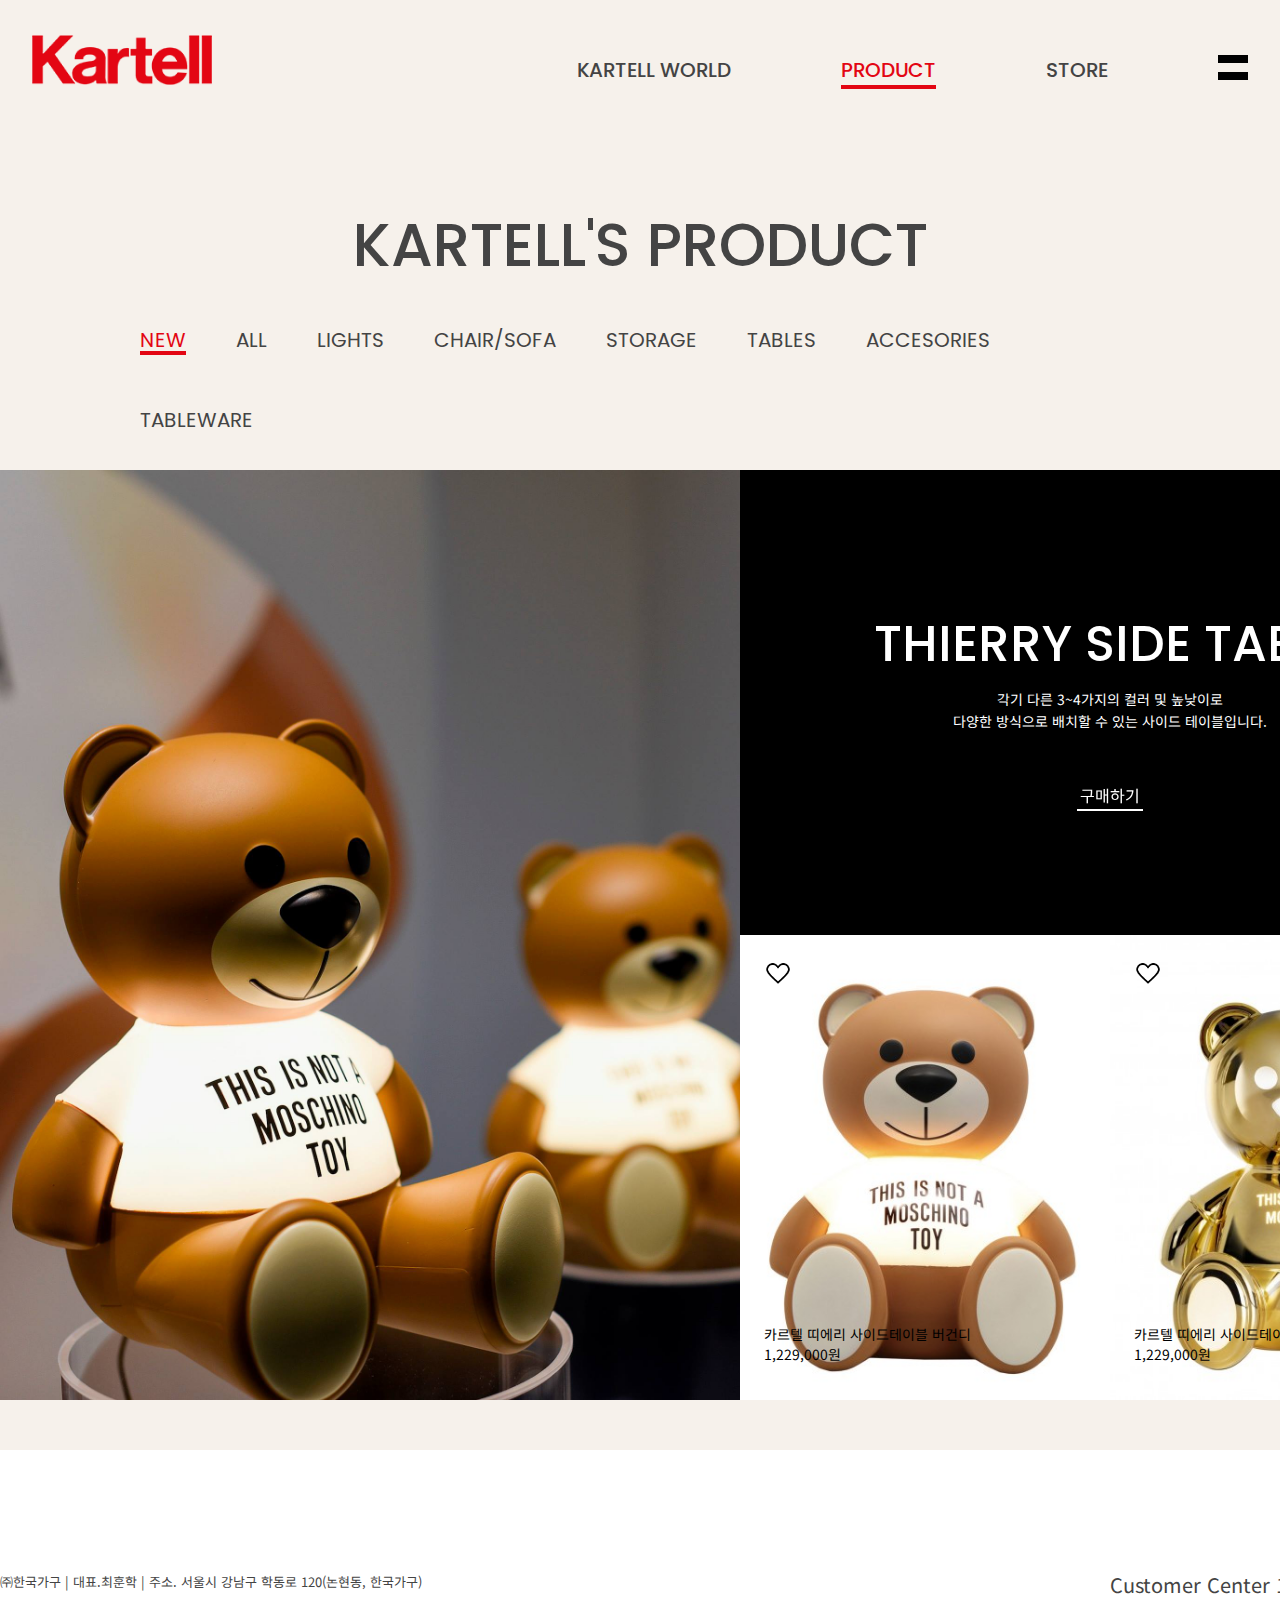
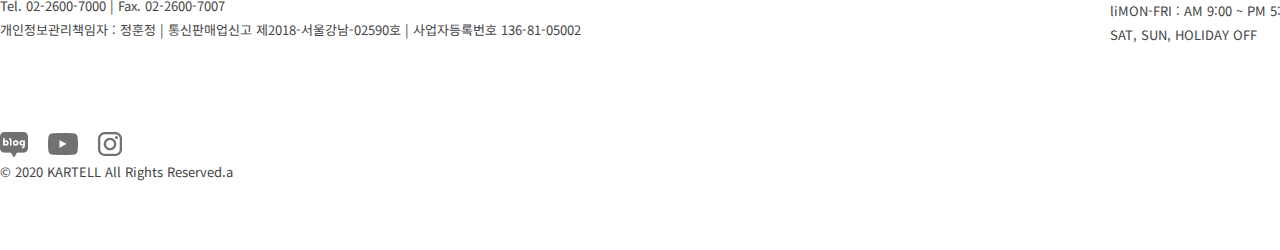
<file: product.html>
<!DOCTYPE html>
<html lang="ko">

<head>
    <meta charset="UTF-8">
    <title>Document</title>
    <link rel="stylesheet" href="css/product.css">
    <script src="https://code.jquery.com/jquery-3.6.0.js"
        integrity="sha256-H+K7U5CnXl1h5ywQfKtSj8PCmoN9aaq30gDh27Xc0jk=" crossorigin="anonymous"></script>
    <script src="js/script.js"></script>
    <script>
        // tab관련 
        $(function () {
            $(".tab-menu>li").click(function (e) {
                e.preventDefault();
                $(".tab-menu>li").removeClass("product-on")
                $(this).addClass("product-on")

                var i = $(this).index();

                $(".panel").removeClass("product-on").css("display", "none")
                $(".panel").eq(i).addClass("product-on").css("display", "block")
            });
        });

    </script>
</head>

<body>
    <!-- header -->
    <header>
        <nav>
            <h1 class="logo">
                <img src="images/header/logo.png" alt="main-logo">
            </h1>
            <ul class="gnb">
                <li>
                    <a href="index.html">kartell world</a>
                </li>
                <li class="nav-on">
                    <a href="product.html">product</a>
                </li>
                <li>
                    <a href="store.html">store</a>
                </li>
                <!-- 햄버거버튼 -->
                <li class="ham-btn">
                    <a href="#">
                        <span></span>
                        <span></span>
                    </a>
                </li>
            </ul>

        </nav>
    </header>
    <!-- header -->

    <!-- 햄버거메뉴 -->
    <article class="ham-menu">
        <div class="ham-nav">
            <div class="ham-gnb">
                <ul>
                    <li>
                        <a href="index.html">
                            kartell world
                        </a>
                    </li>
                    <li>
                        <a href="product.html">
                            product
                        </a>
                        <ul>
                            <li>
                                <a href="#">new</a>
                            </li>
                            <li>
                                <a href="#">all</a>
                            </li>
                            <li>
                                <a href="#">light</a>
                            </li>
                            <li>
                                <a href="#">chair/sofa</a>
                            </li>
                            <li>
                                <a href="#">storage</a>
                            </li>
                            <li>
                                <a href="#">tables</a>
                            </li>
                            <li>
                                <a href="#">accesories</a>
                            </li>
                            <li>
                                <a href="#">tableware</a>
                            </li>
                        </ul>
                    </li>
                    <li>
                        <a href="store.html">
                            store
                        </a>
                    </li>
                </ul>
            </div>
        </div>
        <div class="ham-footer">
            <div class="ham-btn close">
                <a href="#">
                    <span></span>
                    <span></span>
                </a>
            </div>
            <div class="footer-wrap">
                <ul>
                    <li>
                        Customer Center 1:1 문의
                    </li>
                    <li>
                        liMON-FRI : AM 9:00 ~ PM 5:30 / LUNCH : PM 12:00 ~ PM 1:00<br>
                        SAT, SUN, HOLIDAY OFF
                    </li>
                </ul>
                <ul>
                    <li>
                        ㈜한국가구 | 대표.최훈학 | 주소. 서울시 강남구 학동로 120(논현동, 한국가구)</li>
                    <li>
                        Tel. 02-2600-7000 | Fax. 02-2600-7007
                    </li>
                    <li>
                        개인정보관리책임자 : 정훈정 | 통신판매업신고 제2018-서울강남-02590호 | 사업자등록번호 136-81-05002
                    </li>
                </ul>
                <ul class="foot-sns">
                    <li>
                        <a href="#">
                            <img src="images/footer/ft_blog.png" alt="footer-sns-icon">
                        </a>
                    </li>
                    <li>
                        <a href="#">
                            <img src="images/footer/ft_ytb.png" alt="footer-sns-icon">
                        </a>
                    </li>
                    <li>
                        <a href="#">
                            <img src="images/footer/ft_insta.png" alt="footer-sns-icon">
                        </a>
                    </li>
                    <li class="copy-right">
                        © 2020 KARTELL All Rights Reserved.a
                    </li>
                </ul>
            </div>
        </div>
    </article>
    <!-- 햄버거메뉴 -->

    <!-- main -->
    <section>
        <h3 class="page-title">
            kartell&#39;s product
        </h3>
        <article>
            <ul class="tab-menu">
                <li class="product-on">
                    <a href="#new">new</a>
                </li>
                <li>
                    <a href="#all">all</a>
                </li>
                <li>
                    <a href="#lights">lights</a>
                </li>
                <li>
                    <a href="#chair">chair/sofa</a>
                </li>
                <li>
                    <a href="#storage">storage</a>
                </li>
                <li>
                    <a href="#table">tables</a>
                </li>
                <li>
                    <a href="#accs">accesories</a>
                </li>
                <li>
                    <a href="#tablewear">tableware</a>
                </li>
            </ul>
            <ul class="tab-panel">
                <!-- new -->
                <li id="new" class="panel tab-on">
                    <div class="procduct-wrap">
                        <div class="product-door">
                            <img src="images/productpage/new-door.jpg" alt="product main images">
                        </div>
                        <div>
                            <h4>Thierry side table</h4>
                            <p>각기 다른 3~4가지의 컬러 및 높낮이로<br>다양한 방식으로 배치할 수 있는 사이드 테이블입니다.</p>
                            <button>구매하기</button>
                        </div>
                        <div>
                            <a href="#">
                                <img src="images/productpage/favorite-icon.png" alt="favorite-icon">
                            </a>
                            <img src="images/productpage/new (1).jpg" alt="product-thumbnail">
                            <p class="product-name">
                                카르텔 띠에리 사이드테이블 버건디
                            </p>
                            <p class="product-price">
                                1,229,000원
                            </p>
                        </div>
                        <div>
                            <a href="#">
                                <img src="images/productpage/favorite-icon.png" alt="favorite-icon">
                            </a>
                            <img src="images/productpage/new (2).jpg" alt="product-thumbnail">
                            <p class="product-name">
                                카르텔 띠에리 사이드테이블 블루
                            </p>
                            <p class="product-price">
                                1,229,000원
                            </p>
                        </div>
                    </div>
                </li>
                <!-- all -->
                <li id="all" class="panel">
                    <div class="procduct-wrap">
                        <div class="product-door">
                            <img src="images/productpage/all-door.jpg" alt="product main images">
                        </div>
                        <div>
                            <h4>Thierry side table</h4>
                            <p>각기 다른 3~4가지의 컬러 및 높낮이로<br>다양한 방식으로 배치할 수 있는 사이드 테이블입니다.</p>
                            <button>구매하기</button>
                        </div>
                        <div>
                            <a href="#">
                                <img src="images/productpage/favorite-icon.png" alt="favorite-icon">
                            </a>
                            <img src="images/productpage/all (1).jpg" alt="product-thumbnail">
                            <p class="product-name">
                                카르텔 띠에리 사이드테이블 버건디
                            </p>
                            <p class="product-price">
                                1,229,000원
                            </p>
                        </div>
                        <div>
                            <a href="#">
                                <img src="images/productpage/favorite-icon.png" alt="favorite-icon">
                            </a>
                            <img src="images/productpage/all (2).jpg" alt="product-thumbnail">
                            <p class="product-name">
                                카르텔 띠에리 사이드테이블 블루
                            </p>
                            <p class="product-price">
                                1,229,000원
                            </p>
                        </div>
                    </div>
                </li>
                <!-- light -->
                <li id="lights" class="panel">
                    <div class="procduct-wrap">
                        <div class="product-door">
                            <img src="images/productpage/light-door.jpg" alt="product main images">
                        </div>
                        <div>
                            <h4>Thierry side table</h4>
                            <p>각기 다른 3~4가지의 컬러 및 높낮이로<br>다양한 방식으로 배치할 수 있는 사이드 테이블입니다.</p>
                            <button>구매하기</button>
                        </div>
                        <div>
                            <a href="#">
                                <img src="images/productpage/favorite-icon.png" alt="favorite-icon">
                            </a>
                            <img src="images/productpage/light (1).jpg" alt="product-thumbnail">
                            <p class="product-name">
                                카르텔 띠에리 사이드테이블 버건디
                            </p>
                            <p class="product-price">
                                1,229,000원
                            </p>
                        </div>
                        <div>
                            <a href="#">
                                <img src="images/productpage/favorite-icon.png" alt="favorite-icon">
                            </a>
                            <img src="images/productpage/light (2).jpg" alt="product-thumbnail">
                            <p class="product-name">
                                카르텔 띠에리 사이드테이블 블루
                            </p>
                            <p class="product-price">
                                1,229,000원
                            </p>
                        </div>
                    </div>
                </li>
                <!-- chiair/sofa -->
                <li id="chair" class="panel">
                    <div class="procduct-wrap">
                        <div class="product-door">
                            <img src="images/productpage/chair-door.jpg" alt="product main images">
                        </div>
                        <div>
                            <h4>Thierry side table</h4>
                            <p>각기 다른 3~4가지의 컬러 및 높낮이로<br>다양한 방식으로 배치할 수 있는 사이드 테이블입니다.</p>
                            <button>구매하기</button>
                        </div>
                        <div>
                            <a href="#">
                                <img src="images/productpage/favorite-icon.png" alt="favorite-icon">
                            </a>
                            <img src="images/productpage/chair (1).jpg" alt="product-thumbnail">
                            <p class="product-name">
                                카르텔 띠에리 사이드테이블 버건디
                            </p>
                            <p class="product-price">
                                1,229,000원
                            </p>
                        </div>
                        <div>
                            <a href="#">
                                <img src="images/productpage/favorite-icon.png" alt="favorite-icon">
                            </a>
                            <img src="images/productpage/chair (2).jpg" alt="product-thumbnail">
                            <p class="product-name">
                                카르텔 띠에리 사이드테이블 블루
                            </p>
                            <p class="product-price">
                                1,229,000원
                            </p>
                        </div>
                    </div>
                </li>
                <!-- storage -->
                <li id="storage" class="panel">
                    <div class="procduct-wrap">
                        <div class="product-door">
                            <img src="images/productpage/storage-door.jpg" alt="product main images">
                        </div>
                        <div>
                            <h4>Thierry side table</h4>
                            <p>각기 다른 3~4가지의 컬러 및 높낮이로<br>다양한 방식으로 배치할 수 있는 사이드 테이블입니다.</p>
                            <button>구매하기</button>
                        </div>
                        <div>
                            <a href="#">
                                <img src="images/productpage/favorite-icon.png" alt="favorite-icon">
                            </a>
                            <img src="images/productpage/storage (1).jpg" alt="product-thumbnail">
                            <p class="product-name">
                                카르텔 띠에리 사이드테이블 버건디
                            </p>
                            <p class="product-price">
                                1,229,000원
                            </p>
                        </div>
                        <div>
                            <a href="#">
                                <img src="images/productpage/favorite-icon.png" alt="favorite-icon">
                            </a>
                            <img src="images/productpage/storage (2).jpg" alt="product-thumbnail">
                            <p class="product-name">
                                카르텔 띠에리 사이드테이블 블루
                            </p>
                            <p class="product-price">
                                1,229,000원
                            </p>
                        </div>
                    </div>
                </li>
                <!-- table -->
                <li id="table" class="panel">
                    <div class="procduct-wrap">
                        <div class="product-door">
                            <img src="images/productpage/table-door.jpg" alt="product main images">
                        </div>
                        <div>
                            <h4>Thierry side table</h4>
                            <p>각기 다른 3~4가지의 컬러 및 높낮이로<br>다양한 방식으로 배치할 수 있는 사이드 테이블입니다.</p>
                            <button>구매하기</button>
                        </div>
                        <div>
                            <a href="#">
                                <img src="images/productpage/favorite-icon.png" alt="favorite-icon">
                            </a>
                            <img src="images/productpage/table (1).jpg" alt="product-thumbnail">
                            <p class="product-name">
                                카르텔 띠에리 사이드테이블 버건디
                            </p>
                            <p class="product-price">
                                1,229,000원
                            </p>
                        </div>
                        <div>
                            <a href="#">
                                <img src="images/productpage/favorite-icon.png" alt="favorite-icon">
                            </a>
                            <img src="images/productpage/table (2).jpg" alt="product-thumbnail">
                            <p class="product-name">
                                카르텔 띠에리 사이드테이블 블루
                            </p>
                            <p class="product-price">
                                1,229,000원
                            </p>
                        </div>
                    </div>
                </li>
                <!-- accesories -->
                <li id="accs" class="panel">
                    <div class="procduct-wrap">
                        <div class="product-door">
                            <img src="images/productpage/acc-door.jpg" alt="product main images">
                        </div>
                        <div>
                            <h4>Thierry side table</h4>
                            <p>각기 다른 3~4가지의 컬러 및 높낮이로<br>다양한 방식으로 배치할 수 있는 사이드 테이블입니다.</p>
                            <button>구매하기</button>
                        </div>
                        <div>
                            <a href="#">
                                <img src="images/productpage/favorite-icon.png" alt="favorite-icon">
                            </a>
                            <img src="images/productpage/acc (1).png" alt="product-thumbnail">
                            <p class="product-name">
                                카르텔 띠에리 사이드테이블 버건디
                            </p>
                            <p class="product-price">
                                1,229,000원
                            </p>
                        </div>
                        <div>
                            <a href="#">
                                <img src="images/productpage/favorite-icon.png" alt="favorite-icon">
                            </a>
                            <img src="images/productpage/acc (2).png" alt="product-thumbnail">
                            <p class="product-name">
                                카르텔 띠에리 사이드테이블 블루
                            </p>
                            <p class="product-price">
                                1,229,000원
                            </p>
                        </div>
                    </div>
                </li>
                <!-- tablewear -->
                <li id="tablewear" class="panel">
                    <div class="procduct-wrap">
                        <div class="product-door">
                            <img src="images/productpage/tablewear-door.jpg" alt="product main images">
                        </div>
                        <div>
                            <h4>Thierry side table</h4>
                            <p>각기 다른 3~4가지의 컬러 및 높낮이로<br>다양한 방식으로 배치할 수 있는 사이드 테이블입니다.</p>
                            <button>구매하기</button>
                        </div>
                        <div>
                            <a href="#">
                                <img src="images/productpage/favorite-icon.png" alt="favorite-icon">
                            </a>
                            <img src="images/productpage/tablewear (1).jpg" alt="product-thumbnail">
                            <p class="product-name">
                                카르텔 띠에리 사이드테이블 버건디
                            </p>
                            <p class="product-price">
                                1,229,000원
                            </p>
                        </div>
                        <div>
                            <a href="#">
                                <img src="images/productpage/favorite-icon.png" alt="favorite-icon">
                            </a>
                            <img src="images/productpage/tablewear (2).jpg" alt="product-thumbnail">
                            <p class="product-name">
                                카르텔 띠에리 사이드테이블 블루
                            </p>
                            <p class="product-price">
                                1,229,000원
                            </p>
                        </div>
                    </div>
                </li>
            </ul>
        </article>
    </section>
    <!-- footer -->
    <footer>
        <div class="footer-wrap">
            <ul class="foot-left">
                <li>
                    ㈜한국가구 | 대표.최훈학 | 주소. 서울시 강남구 학동로 120(논현동, 한국가구)</li>
                <li>
                    Tel. 02-2600-7000 | Fax. 02-2600-7007
                </li>
                <li>
                    개인정보관리책임자 : 정훈정 | 통신판매업신고 제2018-서울강남-02590호 | 사업자등록번호 136-81-05002
                </li>
            </ul>
            <ul class="foot-right">
                <li>
                    Customer Center 1:1 문의
                </li>
                <li>
                    liMON-FRI : AM 9:00 ~ PM 5:30 / LUNCH : PM 12:00 ~ PM 1:00<br>
                    SAT, SUN, HOLIDAY OFF
                </li>
            </ul>
            <ul class="foot-sns">
                <li>
                    <a href="#">
                        <img src="images/footer/ft_blog.png" alt="footer-sns-icon">
                    </a>
                </li>
                <li>
                    <a href="#">
                        <img src="images/footer/ft_ytb.png" alt="footer-sns-icon">
                    </a>
                </li>
                <li>
                    <a href="#">
                        <img src="images/footer/ft_insta.png" alt="footer-sns-icon">
                    </a>
                </li>
                <li class="copy-right">
                    © 2020 KARTELL All Rights Reserved.a
                </li>
            </ul>
        </div>
    </footer>
    <!-- footer -->
</body>

</html>
</file>
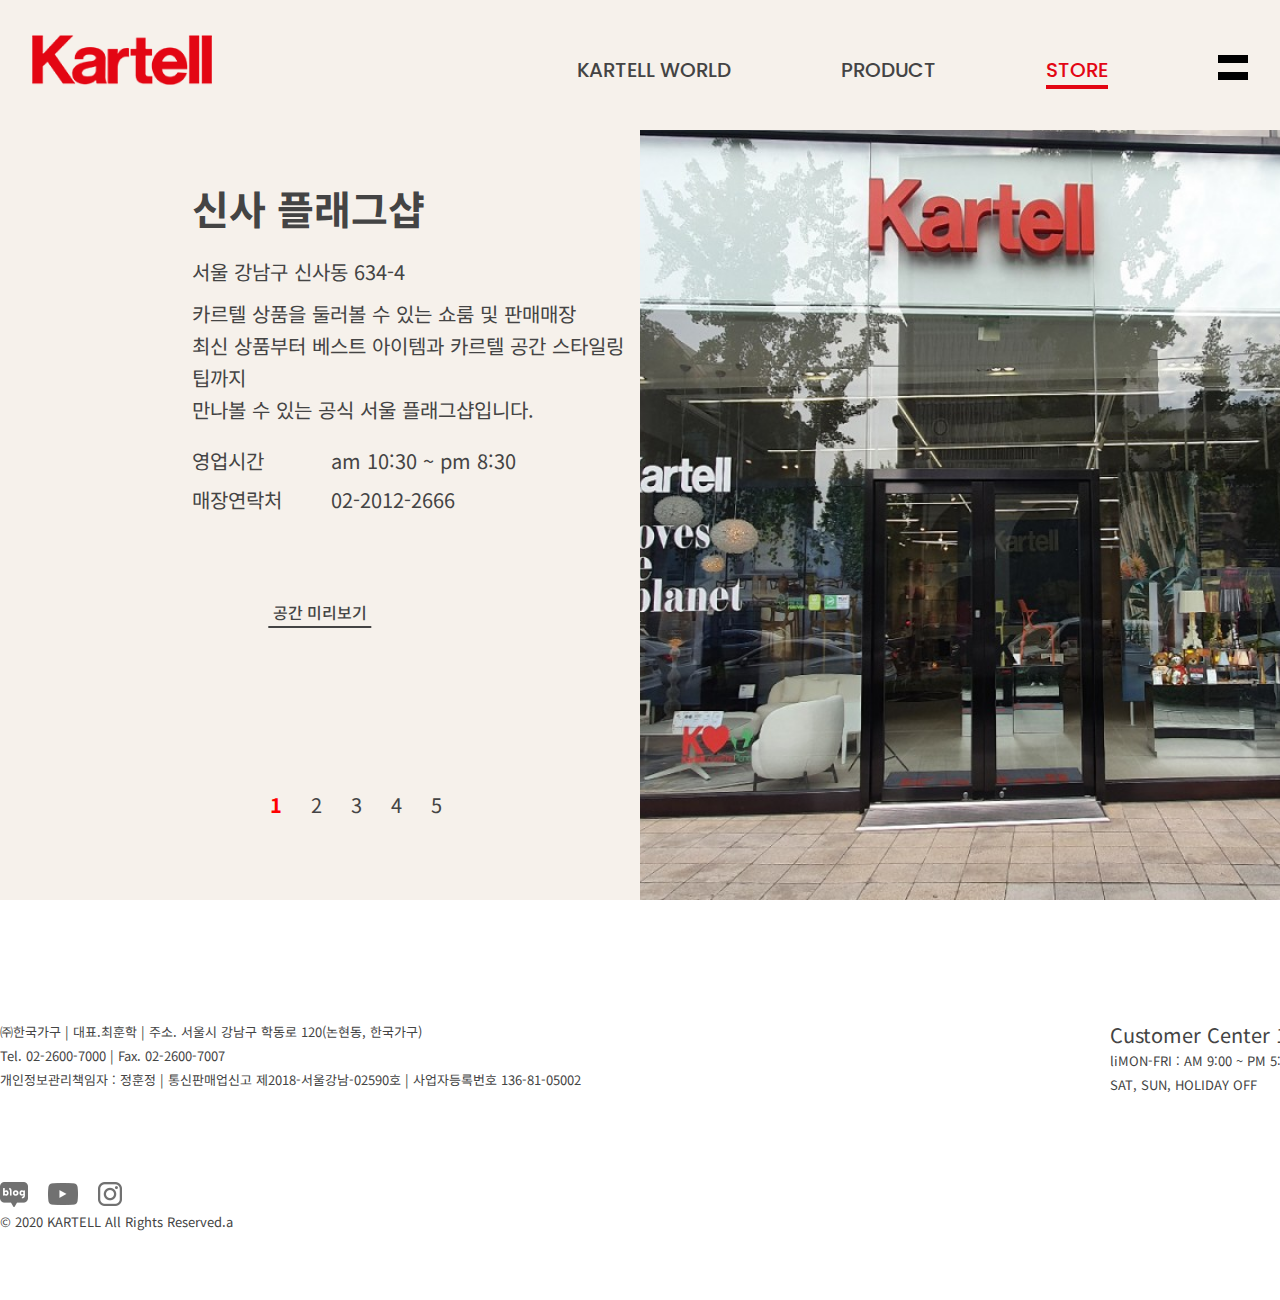
<file: store.html>
<!DOCTYPE html>
<html lang="ko">
<head>
    <meta charset="UTF-8">
    <title>Document</title>
    <link rel="stylesheet" href="css/store.css">
    <script src="https://code.jquery.com/jquery-3.6.0.js" integrity="sha256-H+K7U5CnXl1h5ywQfKtSj8PCmoN9aaq30gDh27Xc0jk=" crossorigin="anonymous"></script> 
    <script src="js/script.js"></script>
</head>
<body>
    <!-- header -->
    <header>
        <nav>
            <h1 class="logo">
                <img src="images/header/logo.png" alt="main-logo">
            </h1>
            <ul class="gnb">
                <li>
                    <a href="index.html">kartell world</a>
                </li>
                <li>
                    <a href="product.html">product</a>
                </li>
                <li class="nav-on">
                    <a href="store.html">store</a>
                </li>
                <!-- 햄버거버튼 -->
                <li class="ham-btn">
                    <a class="menu-trigger" href="#">
                        <span></span>
                        <span></span>
                    </a>
                </li>
            </ul>

        </nav>
    </header>
    <!-- header -->
    <!-- 햄버거메뉴 -->
    <article class="ham-menu">
        <div class="ham-nav">
            <div class="ham-gnb">
                <ul>
                    <li>
                        <a href="index.html">
                            kartell world
                        </a>
                    </li>
                    <li>
                        <a href="product.html">
                            product
                        </a>
                        <ul>
                            <li>
                                <a href="#">new</a>
                            </li>
                            <li>
                                <a href="#">all</a>
                            </li>
                            <li>
                                <a href="#">light</a>
                            </li>
                            <li>
                                <a href="#">chair/sofa</a>
                            </li>
                            <li>
                                <a href="#">storage</a>
                            </li>
                            <li>
                                <a href="#">tables</a>
                            </li>
                            <li>
                                <a href="#">accesories</a>
                            </li>
                            <li>
                                <a href="#">tableware</a>
                            </li>
                        </ul>
                    </li>
                    <li>
                        <a href="store.html">
                            store
                        </a>
                    </li>
                </ul>
            </div>
        </div>
        <div class="ham-footer">
            <div class="ham-btn close">
                <a href="#">
                    <span></span>
                    <span></span>
                </a>
            </div>
            <div class="footer-wrap">
                <ul>
                    <li>
                        Customer Center 1:1 문의
                    </li>
                    <li>
                        liMON-FRI : AM 9:00 ~ PM 5:30 / LUNCH : PM 12:00 ~ PM 1:00<br>
                        SAT, SUN, HOLIDAY OFF
                    </li>
                </ul>
                <ul>
                    <li>
                        ㈜한국가구 | 대표.최훈학 | 주소. 서울시 강남구 학동로 120(논현동, 한국가구)</li>
                    <li>
                        Tel. 02-2600-7000 | Fax. 02-2600-7007
                    </li>
                    <li>
                        개인정보관리책임자 : 정훈정 | 통신판매업신고 제2018-서울강남-02590호 | 사업자등록번호 136-81-05002
                    </li>
                </ul>
                <ul class="foot-sns">
                    <li>
                        <a href="#">
                            <img src="images/footer/ft_blog.png" alt="footer-sns-icon">
                        </a>
                    </li>
                    <li>
                        <a href="#">
                            <img src="images/footer/ft_ytb.png" alt="footer-sns-icon">
                        </a>
                    </li>
                    <li>
                        <a href="#">
                            <img src="images/footer/ft_insta.png" alt="footer-sns-icon">
                        </a>
                    </li>
                    <li class="copy-right">
                        © 2020 KARTELL All Rights Reserved.a
                    </li>
                </ul>
            </div>
        </div>
    </article>
    <!-- 햄버거메뉴 -->
    <main>
        <div class="store-page-wrap">
            <!-- store-page1 신사플래그샵 -->
            <div id="store1" class="store-page active">
                <div class="store-wrap">
                    <h3>
                        신사 플래그샵
                    </h3>
                    <p>
                        서울 강남구 신사동 634-4
                    </p>
                    <p>
                        카르텔 상품을 둘러볼 수 있는 쇼룸 및 판매매장<br>
                        최신 상품부터 베스트 아이템과 카르텔 공간 스타일링 팁까지<br>
                        만나볼 수 있는 공식 서울 플래그샵입니다.
                    </p>
                    <dt>영업시간</dt>
                    <dl>am 10:30 ~ pm 8:30</dl>
                    <dt>매장연락처</dt>
                    <dl>02-2012-2666</dl>
                    <button>공간 미리보기</button>
                </div>
                <div class="store-img">
                    <img src="images/storepage/sinsa-store.jpg" alt="store-image">
                </div>
            </div>
            <!-- store-page2 용산 현대아이파크몰 -->
            <div id="store2" class="store-page" >
                <div class="store-wrap">
                    <h3>
                        용산 현대아이파크몰
                    </h3>
                    <p>
                        서울 용산구 독서당로 46, 리빙파크 4F
                    </p>
                    <p>
                        카르텔 용산 현대 아이파크몰 매장<br>
                        최신 상품부터 베스트 아이템과 카르텔 공간 스타일링 팁까지<br>
                        만나볼 수 있는 공식 서울 플래그샵입니다.
                    </p>
                    <dt>영업시간</dt>
                    <dl>am 10:30 ~ pm 8:30</dl>
                    <dt>매장연락처</dt>
                    <dl>02-2012-2666</dl>
                    <button>공간 미리보기</button>
                </div>
                <div class="store-img">
                    <img src="images/storepage/youngsan-store.jpg" alt="store-image">
                </div>
            </div>
            <!-- store-page3 부산직영점 -->
            <div id="store3" class="store-page" >
                <div class="store-wrap">
                    <h3>
                        부산직영점
                    </h3>
                    <p>
                        부산 해운대구 중동 1398-7, 마린타워 1-3F
                    </p>
                    <p>
                        부산 한국가구 직영점 매장<br>
                        카르텔 및 다양한 수입가구 브랜드를 만나볼 수 있는<br>
                        한국가구 부산 직영 매장입니다.
                    </p>
                    <dt>영업시간</dt>
                    <dl>am 10:30 ~ pm 8:30</dl>
                    <dt>매장연락처</dt>
                    <dl>02-2012-2666</dl>
                    <button>공간 미리보기</button>
                </div>
                <div class="store-img">
                    <img src="images/storepage/busan-store.jpg" alt="store-image">
                </div>
            </div>
            <!-- store-page4 논현직영점 -->
            <div id="store4" class="store-page" >
                <div class="store-wrap">
                    <h3>
                        논현직영점
                    </h3>
                    <p>
                        서울 강남구 학동로 120
                    </p>
                    <p>
                        논현 한국가구 직영점 매장<br>
                        카르텔 및 다양한 수입 가구 브랜드를 만나볼 수 있는<br>
                        한국가구 최대 매장입니다. 
                    </p>
                    <dt>영업시간</dt>
                    <dl>am 10:30 ~ pm 8:30</dl>
                    <dt>매장연락처</dt>
                    <dl>02-2012-2666</dl>
                    <button>공간 미리보기</button>
                </div>
                <div class="store-img">
                    <img src="images/storepage/nonhyun-store.jpg" alt="store-image">
                </div>
            </div>
            <!-- store-page5 롯데백화점 부산점 -->
            <div id="store5" class="store-page" >
                <div class="store-wrap">
                    <h3>
                        롯데백화점 부산점
                    </h3>
                    <p>
                        부산 부산진구 가야대로 772 (부전동), 6F
                    </p>
                    <p>
                        카르텔 롯데 백화점 부산점 매장<br>
                        최신 상품부터 베스트 아이템과 카르텔 공간 스타일링 팁까지<br>
                        만나볼 수 있는 공식 서울 플래그샵입니다.
                    </p>
                    <dt>영업시간</dt>
                    <dl>am 10:30 ~ pm 8:30</dl>
                    <br>
                    <dt>매장연락처</dt>
                    <dl>02-2012-2666</dl>
                    <button>공간 미리보기</button>
                </div>
                <div class="store-img">
                    <img src="images/storepage/busanlot-store.jpg" alt="store-image">
                </div>
            </div>
        </div>
        <!-- srotrepage-indi -->
        <div class="storepage-indi">
            <ul>
                <li class="store-on">
                    <a href="#store1">1</a>
                </li>
                <li>
                    <a href="#store2">2</a>
                </li>
                <li>
                    <a href="#store3">3</a>
                </li>
                <li>
                    <a href="#store4">4</a>
                </li>
                <li>
                    <a href="#store5">5</a>
                </li>
            </ul>
        </div>
    </main>
    <script>

        $(function(){
            $(".storepage-indi>ul>li").click(function(e){
                e.preventDefault();
                $(".storepage-indi>ul>li").removeClass("store-on");
                $(this).addClass("store-on");

                var i = $(this).index();

                $(".store-page").removeClass("active").css("display","none")
                $(".store-page").eq(i).addClass("active").css("display","block")

            })
        })
    </script>
    <!-- footer -->
    <footer>
        <div class="footer-wrap">
            <ul class="foot-left">
                <li>
                    ㈜한국가구 | 대표.최훈학 | 주소. 서울시 강남구 학동로 120(논현동, 한국가구)</li>
                <li>
                    Tel. 02-2600-7000 | Fax. 02-2600-7007
                </li>
                <li>
                    개인정보관리책임자 : 정훈정 | 통신판매업신고 제2018-서울강남-02590호 | 사업자등록번호 136-81-05002
                </li>
            </ul>
            <ul class="foot-right">
                <li>
                    Customer Center 1:1 문의
                </li>
                <li>
                    liMON-FRI : AM 9:00 ~ PM 5:30 / LUNCH : PM 12:00 ~ PM 1:00<br>
                    SAT, SUN, HOLIDAY OFF
                </li>
            </ul>
            <ul class="foot-sns">
                <li>
                    <a href="#">
                        <img src="images/footer/ft_blog.png" alt="footer-sns-icon">
                    </a>
                </li>
                <li>
                    <a href="#">
                        <img src="images/footer/ft_ytb.png" alt="footer-sns-icon">
                    </a>
                </li>
                <li>
                    <a href="#">
                        <img src="images/footer/ft_insta.png" alt="footer-sns-icon">
                    </a>
                </li>
                <li class="copy-right">
                    © 2020 KARTELL All Rights Reserved.a
                </li>
            </ul>
        </div>
    </footer>
    <!-- footer -->
</body>
</file>
<file: css/product.css>
@charset "utf-8";

@import url('https://fonts.googleapis.com/css2?family=Poppins:ital,wght@0,100;0,200;0,300;0,400;0,500;0,600;0,700;0,800;0,900;1,100;1,200;1,300;1,400;1,500;1,600;1,700;1,800;1,900&display=swap');
/* font-family: 'Poppins', sans-serif; */

@import url('https://fonts.googleapis.com/css2?family=Noto+Sans+KR:wght@100;300;400;500;700;900&display=swap');
/* font-family: 'Noto Sans KR', sans-serif; */

*{
    margin: 0;
    padding: 0;
}
body{
    margin: 0;
    padding: 0;
    font-family: "Noto Sans KR", 'Poppins', sans-serif;
    font-weight: 400;
    width: 100%;
    background-color: #f6f1eb;
    color: #444444;
}
li{
    list-style: none;
}
a{
    text-decoration: none;
    color: inherit;
}
.clearfix::after{
    content: '';
    clear: both;
    display: block;
    line-height: 0;
}
/* defult button setting */
button{
    font-family: 'Noto Sans KR', sans-serif;
    font-size: 16px;
    text-align: center;
    color: #444444;
    font-weight: 500;
    background-color: rgba(0, 0, 0, 0);
    border: none;
    cursor: pointer;
    position: relative;
    transition: 0.5s;
}
button::after{
    content: '';
    display: block;
    width: 110%;
    height: 2px;
    background-color: #444444;
    position: absolute;
    bottom: -4px;
    left: 50%;
    transform: translateX(-50%);
    z-index: -1;
    transition: 0.5s;
}
button:hover{
    color: white;
}
button:hover::after{
    height: 26px;
}
/* header */
header{
    width: 100%;
    height: 130px;
    position: fixed;
    top: 0;
    left: 0;
    z-index: 999;
    background-color: #f6f1eb;
}
header nav{
    width: 95%;
    margin: 0 auto;
    margin-top: 35px;
}
.logo{
    width: 180px;
    height: 50px;
    float: left;
}
.logo img{
    width: 100%;
    object-fit: cover;
}
.gnb{
    font-family: 'Poppins', sans-serif;
    text-transform: uppercase;
    font-weight: 500;
    font-size: 20px;
    float: right;
    margin-top: 20px;
}
.gnb > li{
    display: block;
    float: left;
    margin-left: 110px;
    transition: 0.5s;
}
.gnb > li::after{
    content: '';
    display: block;
    width: 0;
    height: 4px;
    background-color: #e30613;
    transition: 0.5s;
}
.gnb > li:last-child::after{
    display: none;
}
.gnb > li:hover{
    color: #e30613;
}
.gnb > li:hover::after{
    width: 100%;
}
.gnb .nav-on{
    color: #e30613;
}
.gnb .nav-on::after{
    width: 100%;
}
.ham-btn > a > span{
    width: 30px;
    height: 8px;
    display: block;
    background-color: #000;
    margin-bottom: 9px;
}
/* 햄버거메뉴 */
.ham-menu{
    width: 100%;
    height: 100%;
    background-color: rgb(0, 0, 0);
    position: fixed;
    top: 0;
    left: 0;
    z-index: 1000;
    font-family: 'Poppins', sans-serif;
    text-transform: uppercase;
    display: none;
}
.ham-gnb{
    width: 50%;
    height: 100%;
    float: left;
    color: #fff;
    font-size: 50px;
}
.ham-gnb > ul{
    padding: 190px 0 0 190px;
}
.ham-gnb > ul > li{
    margin-bottom: 140px;
}
.ham-gnb > ul > li > ul > li{
    padding-right: 45px;
    margin: 15px 0;
    float: left;
    font-size: 20px;
}
.ham-gnb > ul > li:last-child{
    clear: both;
}
.ham-footer{
    width: 50%;
    height: 100%;
    background: url("../images/hammenu/bg.png") no-repeat;
    background-size: cover;
    background-color: white;
    float: right;
}
.ham-footer .footer-wrap{
    position: absolute;
    bottom: 40px;
    margin-left: 35px;
}
.ham-footer .footer-wrap ul{
    margin-top: 80px;
}
.ham-footer .ham-btn{
    float: right;
    margin: 54px 40px;
}
.ham-footer .ham-btn span:first-child{
    transform:rotate(45deg) translateY(150%);
    width: 40px;
}
.ham-footer .ham-btn span:last-child{
    transform:rotate(-45deg) translateY(-150%);
    width: 40px;
}
/* section */
section{
    max-width: 100%;
    font-family: 'Poppins', sans-serif;
    margin: 0 auto;
    text-align: center;
    position: relative;
}
.page-title{
    text-align: center;
    font-size: 60px;
    margin-top: 200px;
    text-transform: uppercase;
    font-weight: 500;
}
/* tab-menu */
.tab-menu{
    width: 1050px;
    position: absolute;
    left: 50%;
    top: 100px;
    transform: translateX(-50%);
    font-size: 20px;
    text-transform: uppercase;
}
.tab-menu li{
    margin: 25px;
    float: left;
    transition: 0.5s;
    position: relative;
}
.tab-menu li::after{
    content: '';
    display: block;
    width: 100%;
    height: 0px;
    position: absolute;
    bottom: 0;
    background-color: #e30613;
    transition: 0.5s;
}
.tab-menu li:hover{
    color: #e30613;
}
.tab-menu li:hover::after{
    height: 4px;
}
.product-on{
    color: #e30613;
}
.product-on .tab-menu li::after{
    height: 4px;
}
.tab-menu li::after{
    content: '';
    display: block;
    width: 0;
    height: 4px;
    background-color: #e30613;
    transition: 0.5s;
}
.tab-menu li:hover{
    color: #e30613;
}
.tab-menu li:hover::after{
    width: 100%;
}
.tab-menu .product-on{
    color: #e30613;
}
.tab-menu .product-on::after{
    width: 100%;
}
/* tab-panel */
.tab-panel{
    width: 1480px;
    margin: 0 auto;
    padding-top: 180px;
}
.tab-panel > li{
    width: 1480px;
    height: 930px;
    background-color: #fff;
    margin-bottom: 50px;
}
.procduct-wrap{
    width: 1480px;
    height: 930px;
    overflow: hidden;
    display: flex;
    justify-content: flex-end;
    flex-wrap: wrap;
}
.procduct-wrap>div{
    width: 50%;
}
.procduct-wrap>div>h4{
    text-transform: uppercase;
    margin-top: 130px;
    font-size: 50px;
    font-weight: 500;
    line-height: 5.5rem;
}
.procduct-wrap>div>p{
    font-family: 'Noto Sans KR', sans-serif;
    font-size: 14px;
    line-height: 1.4rem;
}
.procduct-wrap>div>button{
    margin-top: 50px;
    position: relative;
    z-index: 999;
    color: #fff;
    font-weight: 400;
}
.procduct-wrap>div>button:hover{
    color: #000;
}
.procduct-wrap>div>button::after{
    background-color: #fff;
}
.procduct-wrap>div:nth-child(2){
    width: 50%;
    height: 465px;
    background-color: rgb(0, 0, 0);
    color: #fff;
}
.product-door{
    width: 50%;
    overflow: hidden;
    height: 930px;
}
.product-door>img{
    height: 100%;
    object-fit: cover;
}
.procduct-wrap>div:nth-child(3) ,
.procduct-wrap>div:nth-child(4) {
    width: 25%;
    object-fit: cover;
    height: 465px;
    font-size: 16px;
    color: #000;
    position: relative;
}
.procduct-wrap>div:nth-child(3) > img,
.procduct-wrap>div:nth-child(4) > img{
    width: 370px;
    object-fit: cover;
    height: 465px;
    transform: translateY(-465px);
}
.procduct-wrap>div:nth-child(3) > a,
.procduct-wrap>div:nth-child(4) > a{
    z-index: 1;
    width: 28px;
    position: absolute;
    top: -441px;
    left: 24px;
    cursor: pointer;
}
.procduct-wrap>div:nth-child(3) > a > img,
.procduct-wrap>div:nth-child(4) > a > img{
    width: 28px;
}
.product-name{
    font-size: 16px;
    position: absolute;
    left: 24px;
    bottom: 520px;
}
.product-price{
    font-size: 16px;
    position: absolute;
    left: 24px;
    bottom: 500px;
}
/* 탭메뉴를 위한 설정 */
.panel{
    display: none;
}
.tab-on{
    display: block;
}
/* footer */
footer{
    width: 100%;
    height: 400px;
    background-color: #fff;
}
.footer-wrap{ 
    width: 1480px;
    margin: 0 auto;
    padding-top: 120px;
}
.foot-left{
    font-size: 13px;
    line-height: 1.5rem;
    display: inline-block;
}
.foot-right{
    float: right;
}
.foot-right > li:first-child{
    font-size: 20px;
    }
.foot-right > li:last-child{
    font-size: 13px;
    line-height: 1.5rem;
}
.foot-sns{
    margin-top: 90px;
}
.foot-sns > li{
    float: left;
    margin-right: 20px;
}
.copy-right{
    font-size: 13px;
    clear: both;
}
</file>
<file: css/store.css>
@charset "utf-8";

@import url('https://fonts.googleapis.com/css2?family=Poppins:ital,wght@0,100;0,200;0,300;0,400;0,500;0,600;0,700;0,800;0,900;1,100;1,200;1,300;1,400;1,500;1,600;1,700;1,800;1,900&display=swap');
/* font-family: 'Poppins', sans-serif; */

@import url('https://fonts.googleapis.com/css2?family=Noto+Sans+KR:wght@100;300;400;500;700;900&display=swap');
/* font-family: 'Noto Sans KR', sans-serif; */

*{
    margin: 0;
    padding: 0;
}
body{
    margin: 0;
    padding: 0;
    font-family: "Noto Sans KR", 'Poppins', sans-serif;
    font-weight: 400;
    width: 100%;
    background-color: #f6f1eb;
    color: #444444;
    position: relative;
    /* overflow-x: hidden; */
}
li{
    list-style: none;
}
a{
    text-decoration: none;
    color: inherit;
}
.clearfix::after{
    content: '';
    clear: both;
    display: block;
    line-height: 0;
}
/* defult button setting */
button{
    font-family: 'Noto Sans KR', sans-serif;
    font-size: 16px;
    text-align: center;
    color: #444444;
    font-weight: 500;
    background-color: rgba(0, 0, 0, 0);
    border: none;
    cursor: pointer;
    position: relative;
    transition: 0.5s;
}
button::after{
    content: '';
    display: block;
    width: 110%;
    height: 2px;
    background-color: #444444;
    position: absolute;
    bottom: -4px;
    left: 50%;
    transform: translateX(-50%);
    z-index: -1;
    transition: 0.5s;
}
button:hover{
    color: white;
}
button:hover::after{
    height: 26px;
}
/* header */
header{
    width: 100%;
    height: 130px;
    position: fixed;
    top: 0;
    left: 0;
    z-index: 999;
    background-color: #f6f1eb;
}
header nav{
    width: 95%;
    margin: 0 auto;
    margin-top: 35px;
}
.gnb .nav-on{
    color: #e30613;
}
.gnb .nav-on::after{
    width: 100%;
}
.logo{
    width: 180px;
    height: 50px;
    float: left;
}
.logo img{
    width: 100%;
    object-fit: cover;
}
.gnb{
    font-family: 'Poppins', sans-serif;
    text-transform: uppercase;
    font-weight: 500;
    font-size: 20px;
    float: right;
    margin-top: 20px;
}
.gnb > li{
    display: block;
    float: left;
    margin-left: 110px;
    transition: 0.5s;
}
.gnb > li::after{
    content: '';
    display: block;
    width: 0;
    height: 4px;
    background-color: #e30613;
    transition: 0.5s;
}
.gnb > li:last-child::after{
    display: none;
}
.gnb > li:hover{
    color: #e30613;
}
.gnb > li:hover::after{
    width: 100%;
}
.ham-btn > a > span{
    width: 30px;
    height: 8px;
    display: block;
    background-color: #000;
    margin-bottom: 9px;
}
/* 햄버거메뉴 */
.ham-menu{
    width: 100%;
    height: 100%;
    background-color: rgb(0, 0, 0);
    position: fixed;
    top: 0;
    left: 0;
    z-index: 1000;
    font-family: 'Poppins', sans-serif;
    text-transform: uppercase;
    display: none;
}
.ham-gnb{
    width: 50%;
    height: 100%;
    float: left;
    color: #fff;
    font-size: 50px;
}
.ham-gnb > ul{
    padding: 190px 0 0 190px;
}
.ham-gnb > ul > li{
    margin-bottom: 140px;
}
.ham-gnb > ul > li > ul > li{
    padding-right: 45px;
    margin: 15px 0;
    float: left;
    font-size: 20px;
}
.ham-gnb > ul > li:last-child{
    clear: both;
}
.ham-footer{
    width: 50%;
    height: 100%;
    background: url("../images/hammenu/bg.png") no-repeat;
    background-size: cover;
    background-color: white;
    float: right;
}
.ham-footer .footer-wrap{
    position: absolute;
    bottom: 40px;
    margin-left: 35px;
}
.ham-footer .footer-wrap ul{
    margin-top: 80px;
}
.ham-footer .ham-btn{
    float: right;
    margin: 54px 40px;
}
.ham-footer .ham-btn span:first-child{
    transform:rotate(45deg) translateY(150%);
    width: 40px;
}
.ham-footer .ham-btn span:last-child{
    transform:rotate(-45deg) translateY(-150%);
    width: 40px;
}
/* main */
main{
    width: 100%;
    height: 100vh;
    overflow: hidden;
}
/* store-page */
.store-page-wrap{
    width: 500vw;
    height: 100vh;
}
.store-page{
    float: left;
    font-family: 'Noto Sans KR', sans-serif;
    color: #444444;
    width: 100vw;
    height: 100%;
    position: relative;
}
.store-img{
    width: 50%;
    height: 100%;
    position: absolute;
    right: 0;
    top: 0;
    overflow: hidden;
    object-position: right;
}
.store-img > img{
    width: 100%;
    height: 100%;
    object-position: center;
    object-fit: cover;
}
.store-wrap{
    position: absolute;
    left: 0;
    width: 50%;
    height: 100%;
    /* padding-left: 20%; */
    position: relative;
}
.store-wrap > h3{
    font-size: 40px;
    padding-top: 25%;
    margin-left: 30%;
    line-height: 6rem;
} 
.store-wrap > p{
    font-size: 20px;
    margin-left: 30%;
    padding-bottom: 10px;
    line-height: 2rem;
}
.store-wrap > dt{
    padding-top: 10px;
    font-size: 20px;
    margin-left: 30%;
    display: inline-block;
    width: 135px;
}
.store-wrap > dl{
    font-size: 20px;
    display: inline-block;
}
.store-wrap > button{
    display: block;
    position: absolute;
    left: 50%;
    top: 600px;
    transform: translateX(-50%);
}
.store-page{
    display: none;
}
.active{
    display: block;
}
/* srotrepage-indi */
.storepage-indi{
    position: absolute;
    padding-left: 20vw;
    top: 790px;
}
.storepage-indi > ul > li{
    text-align: center;
    font-size: 20px;
    width: 40px;
    float: left;
}
.store-on{
    color: red;
    font-weight: bolder;
}
/* footer */
footer{
    width: 100%;
    height: 400px;
    background-color: #fff;
}
.footer-wrap{ 
    width: 1480px;
    margin: 0 auto;
    padding-top: 120px;
}
.foot-left{
    font-size: 13px;
    line-height: 1.5rem;
    display: inline-block;
}
.foot-right{
    float: right;
}
.foot-right > li:first-child{
    font-size: 20px;
    }
.foot-right > li:last-child{
    font-size: 13px;
    line-height: 1.5rem;
}
.foot-sns{
    margin-top: 90px;
}
.foot-sns > li{
    float: left;
    margin-right: 20px;
}
.copy-right{
    font-size: 13px;
    clear: both;
}
</file>
